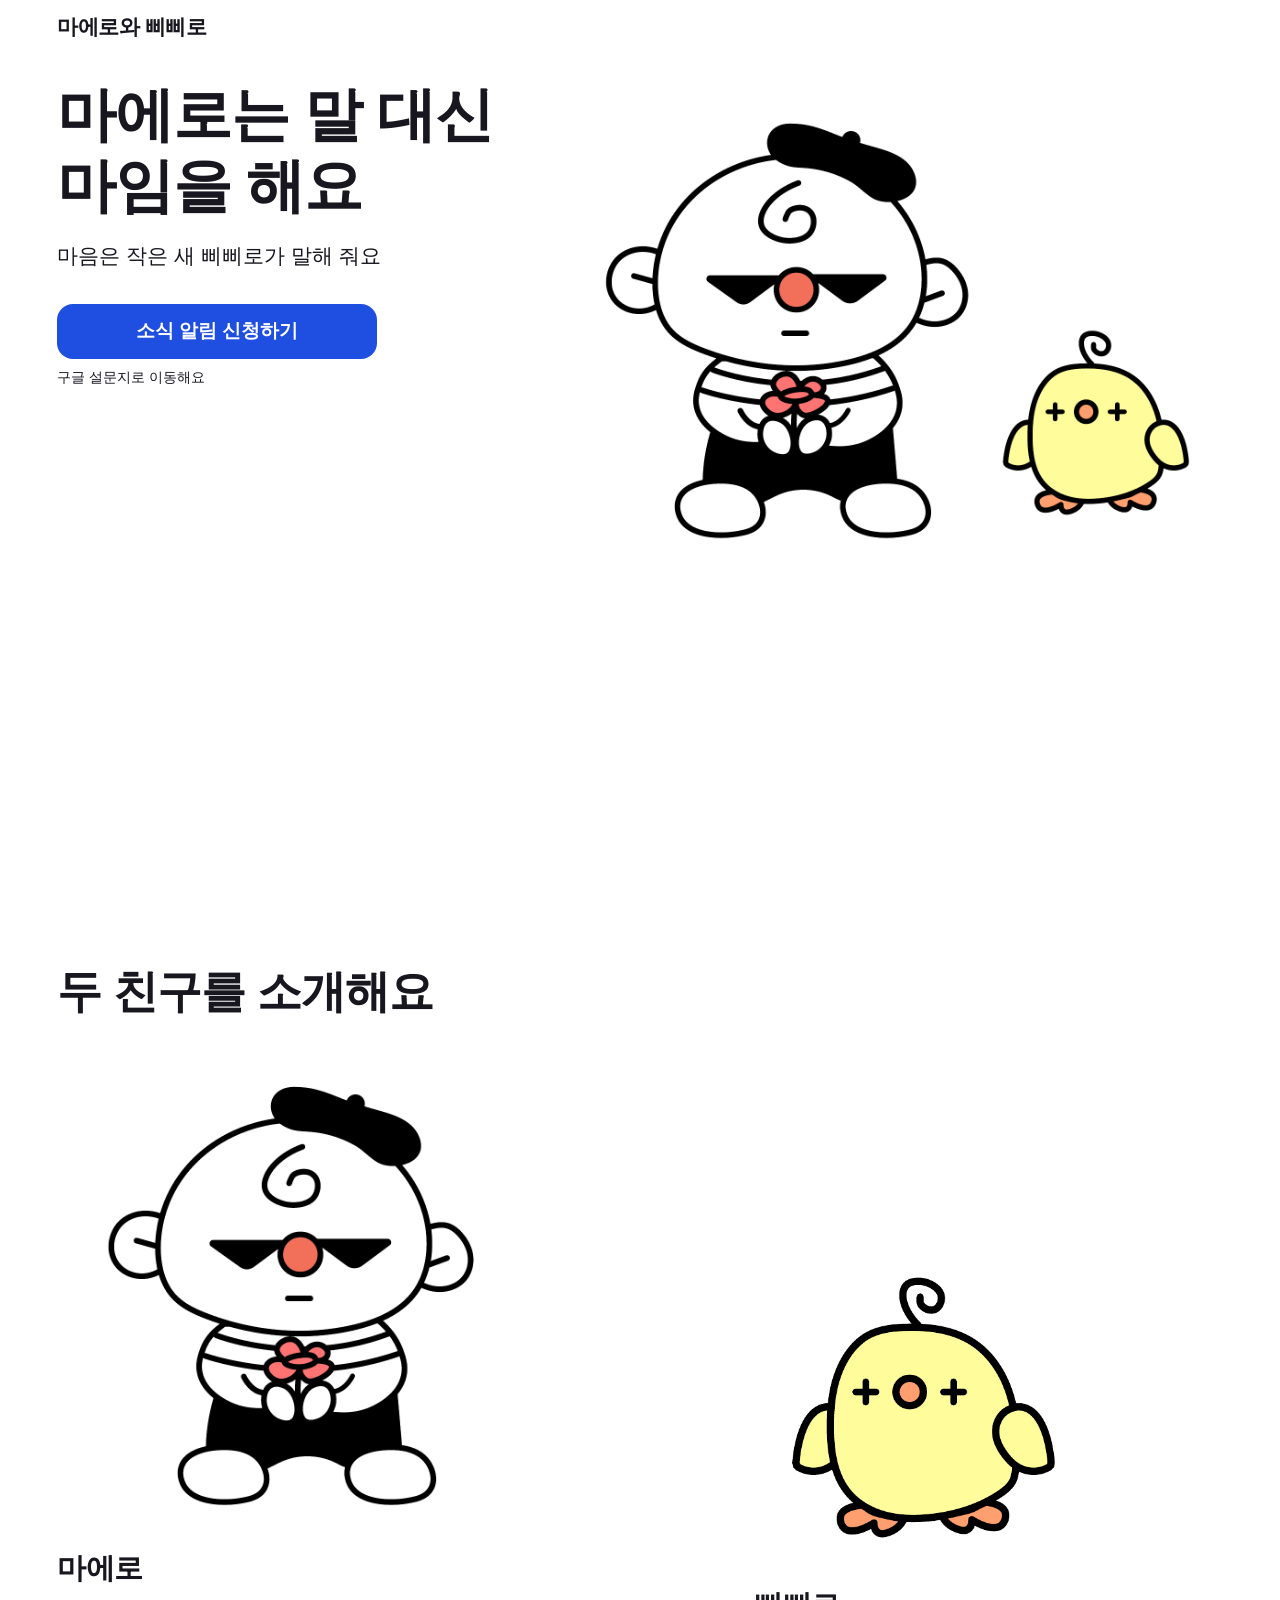
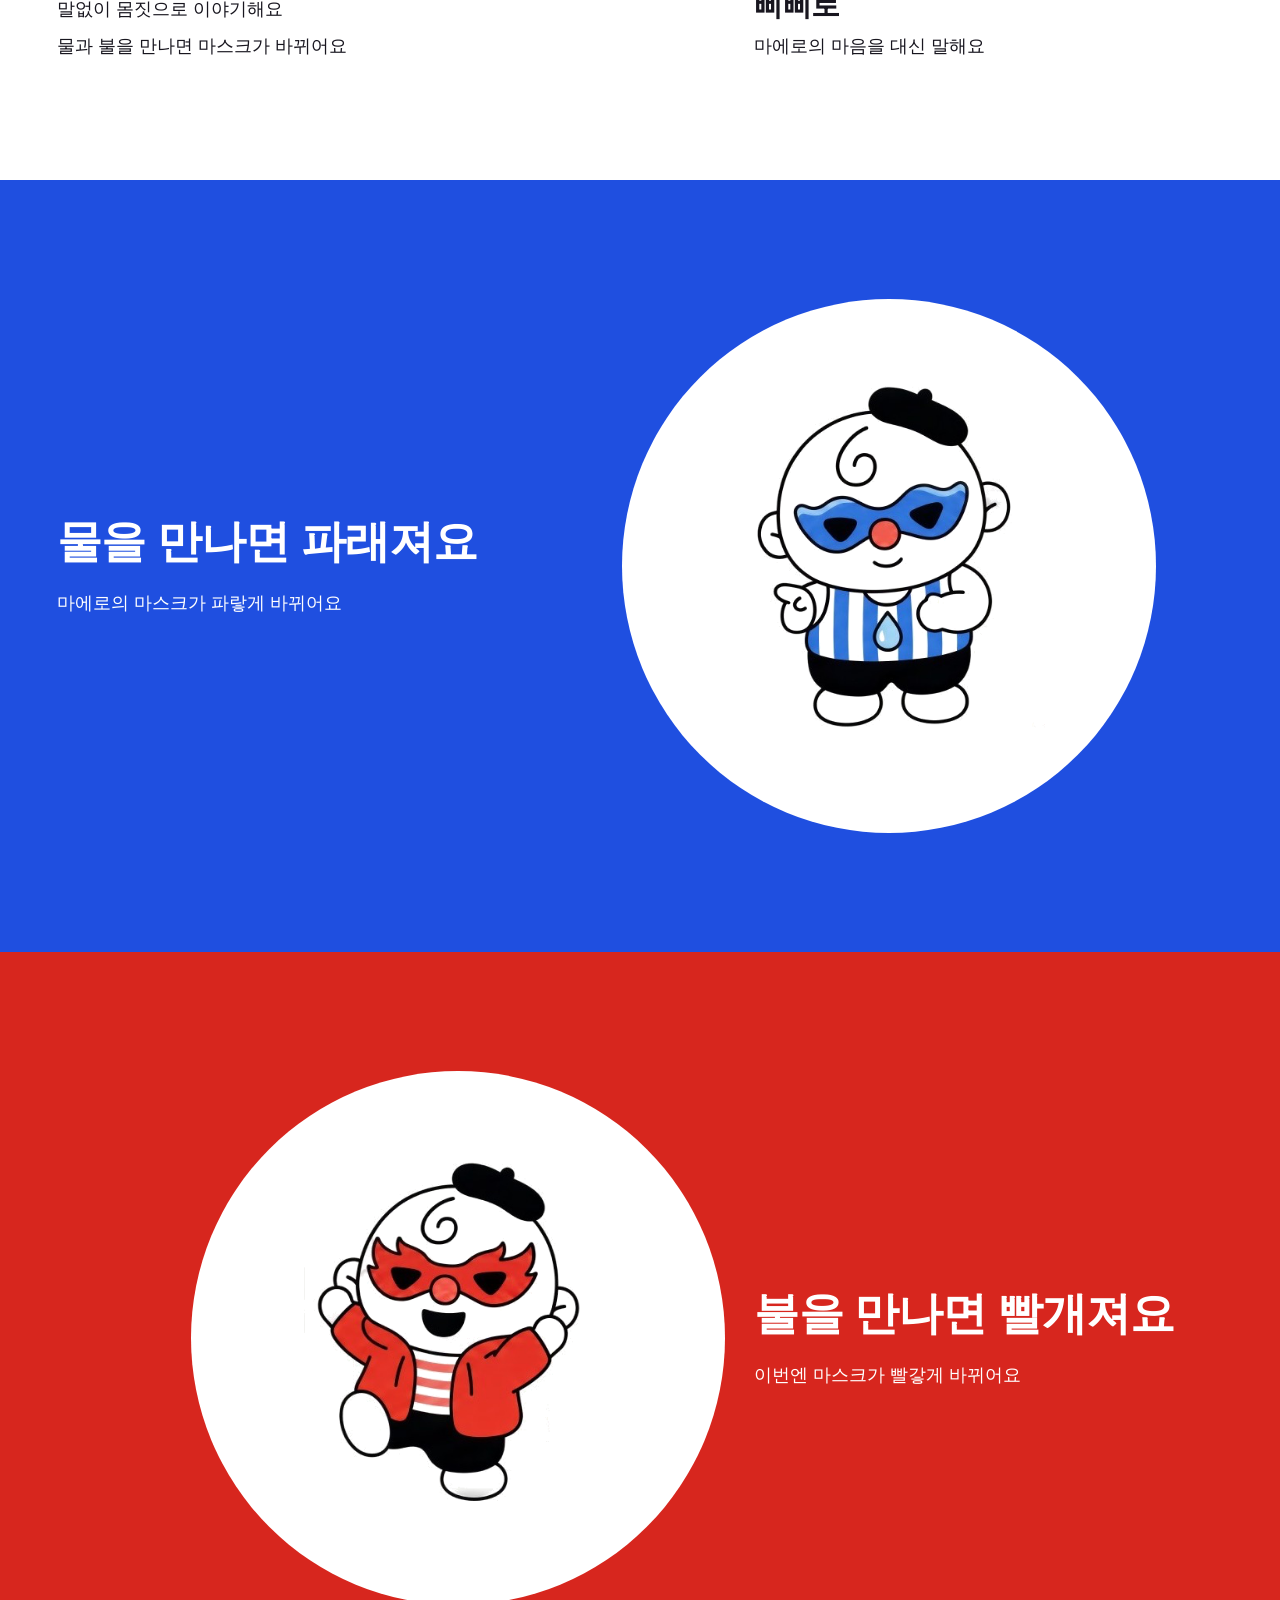
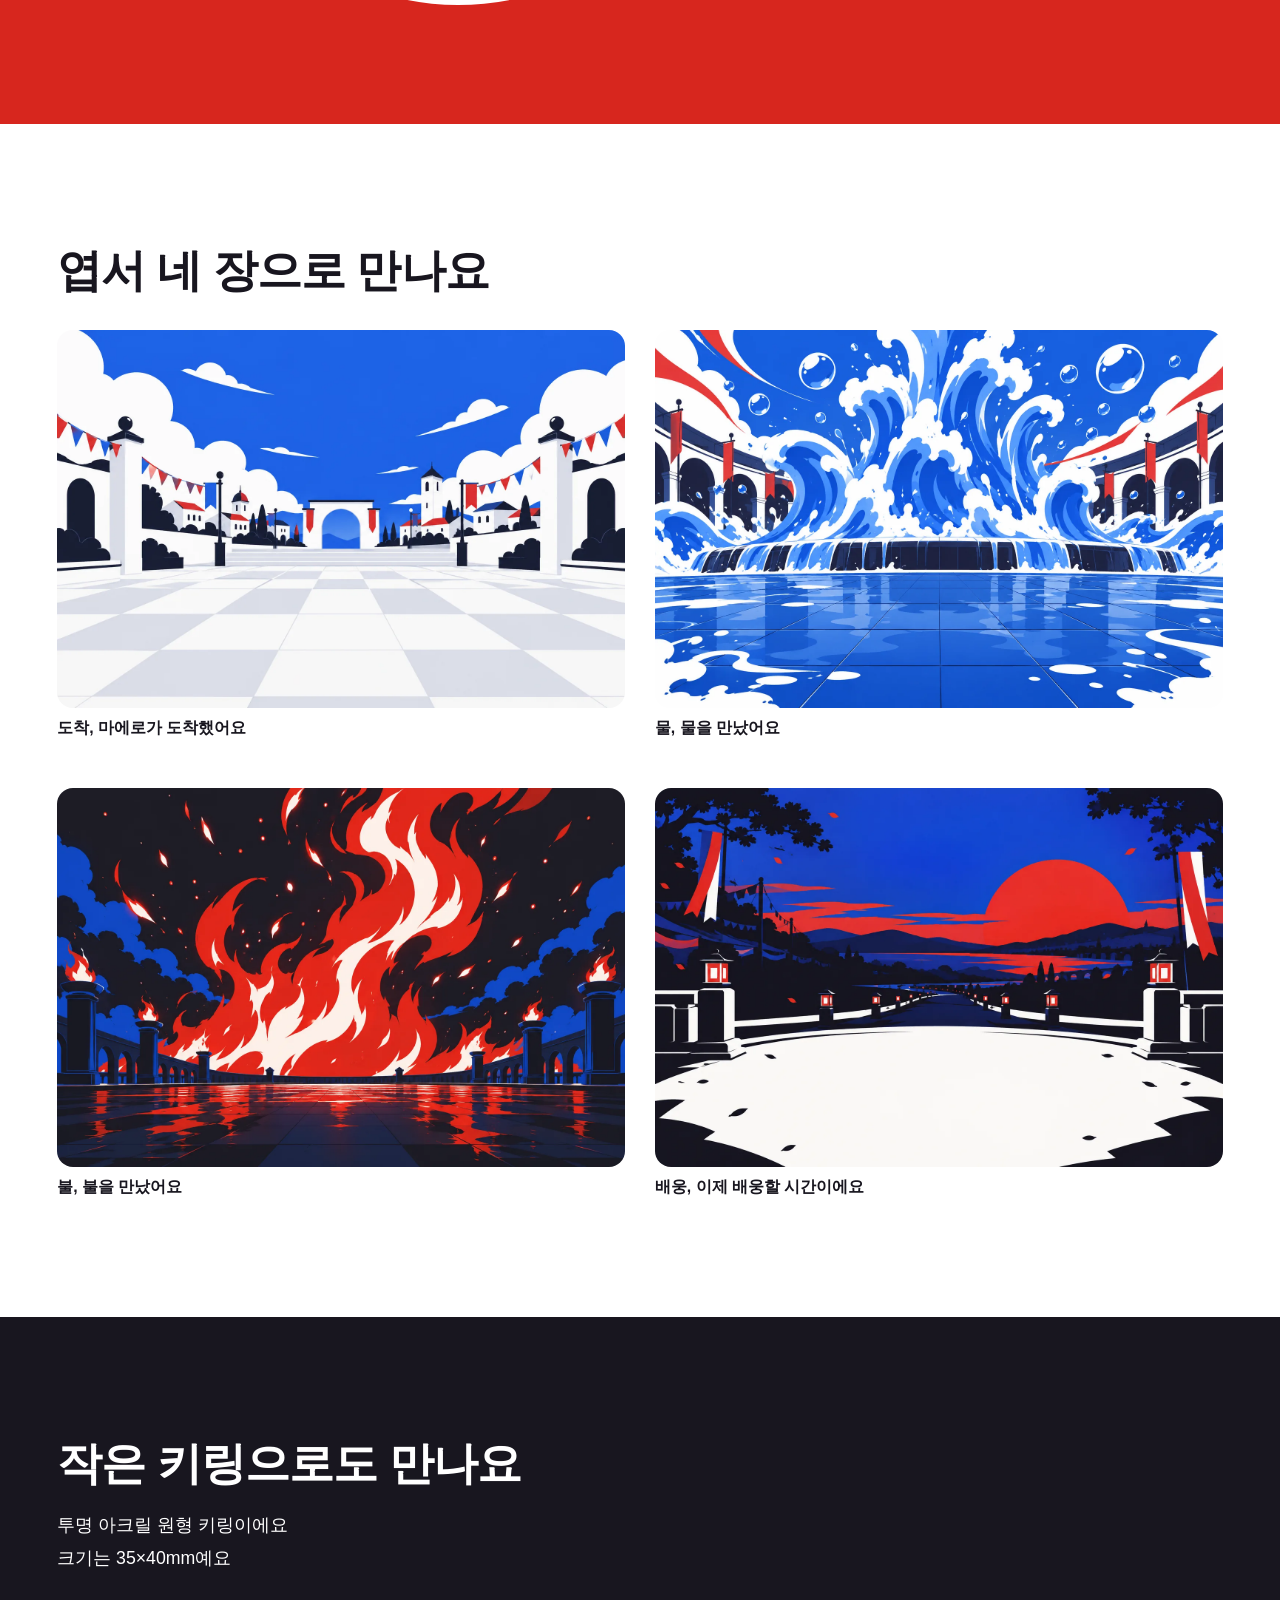
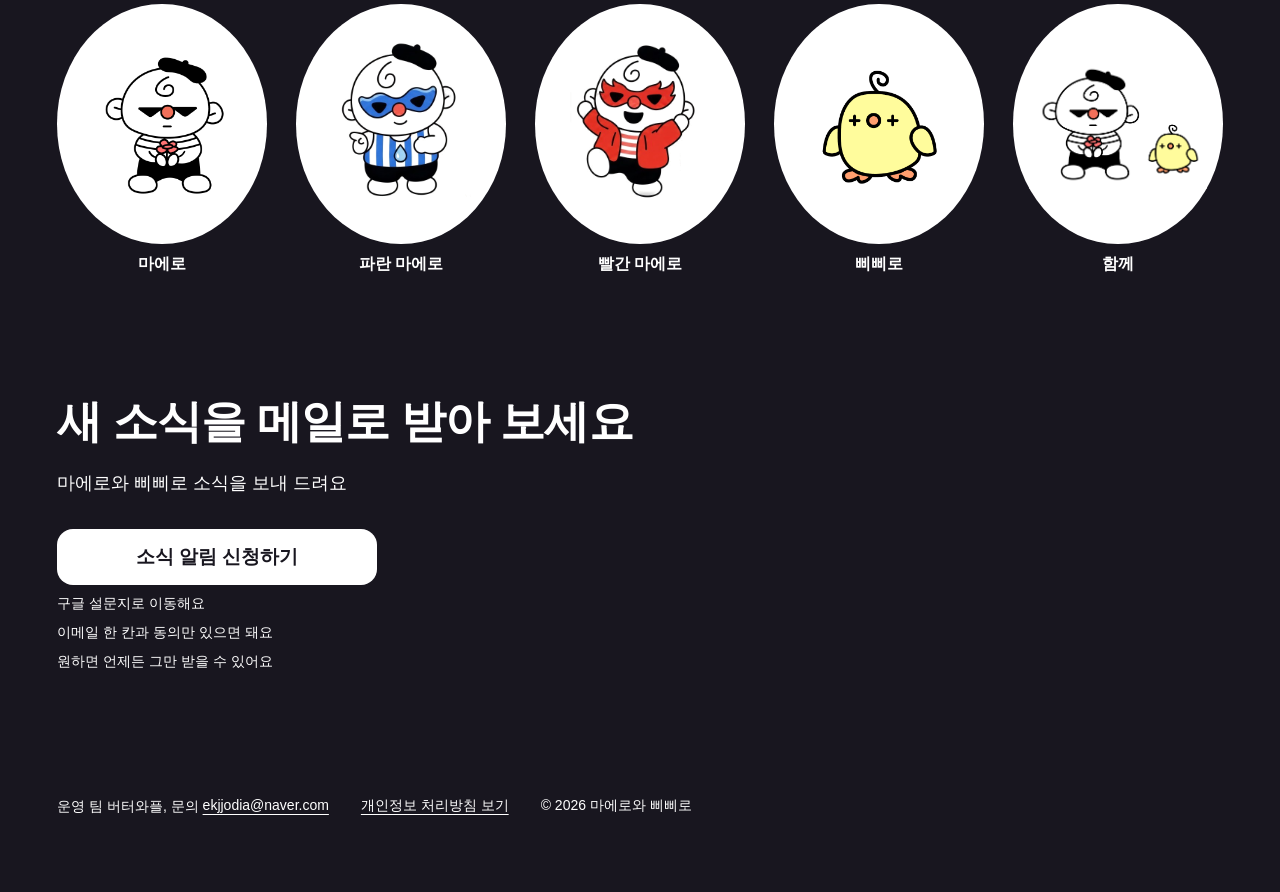
<file: index.html>
<!-- index.html -->
<!doctype html>
<html lang="ko">
<head>
<meta charset="utf-8">
<meta name="viewport" content="width=device-width, initial-scale=1">
<title>마에로와 삐삐로</title>
<meta name="description" content="말 없는 마에로, 마음을 전하는 삐삐로">
<meta name="theme-color" content="#FFFFFF">
<meta property="og:type" content="website">
<meta property="og:locale" content="ko_KR">
<meta property="og:title" content="마에로와 삐삐로">
<meta property="og:description" content="말 없는 마에로, 마음을 전하는 삐삐로">
<link rel="stylesheet" href="assets/styles.css">
<script src="assets/measure.js" defer></script>
</head>
<body>
<a class="skip" href="#signup">신청으로 바로 가기</a>

<header class="site-head band-white">
  <div class="wrap">
    <p class="wordmark">마에로와 삐삐로</p>
  </div>
</header>

<main id="main">

  <!-- 1 첫 화면 -->
  <section class="hero band-white" aria-labelledby="hero-title" data-section="intro">
    <div class="wrap hero__grid">
      <div class="hero__text">
        <h1 id="hero-title">마에로는 말 대신 마임을 해요</h1>
        <p class="sub">마음은 작은 새 삐삐로가 말해 줘요</p>
        <a class="btn btn--blue" href="https://docs.google.com/forms/d/e/1FAIpQLSfvb1muERv7p1rQYxbgKd_Ix_nNKpZypfpezjFCmJYlV3FFFA/viewform" data-cta="hero" aria-describedby="hero-note">소식 알림 신청하기</a>
        <p class="note" id="hero-note">구글 설문지로 이동해요</p>
      </div>
      <div class="hero__art">
        <img src="assets/img/characters/maero-pipiro.png" width="1460" height="1060" fetchpriority="high" alt="마임맨 마에로와 작은 새 삐삐로가 함께 있는 그림">
      </div>
    </div>
  </section>

  <!-- 2 두 친구 -->
  <section class="band band-white friends" aria-labelledby="friends-title">
    <div class="wrap">
      <h2 id="friends-title">두 친구를 소개해요</h2>
      <div class="friends__grid">
        <article class="friend friend--maero">
          <img class="friend__art" src="assets/img/characters/maero-basic.png" width="980" height="1040" loading="lazy" decoding="async" alt="말 없는 마임맨 마에로">
          <div class="friend__text">
            <h3>마에로</h3>
            <p>말없이 몸짓으로 이야기해요</p>
            <p>물과 불을 만나면 마스크가 바뀌어요</p>
          </div>
        </article>
        <article class="friend friend--pipiro">
          <img class="friend__art" src="assets/img/characters/pipiro.png" width="520" height="520" loading="lazy" decoding="async" alt="작은 새 삐삐로">
          <div class="friend__text">
            <h3>삐삐로</h3>
            <p>마에로의 마음을 대신 말해요</p>
          </div>
        </article>
      </div>
    </div>
  </section>

  <!-- 3 물 -->
  <section class="band band-blue split split--water" aria-labelledby="water-title" data-section="water">
    <div class="wrap split__grid">
      <div class="split__text">
        <h2 id="water-title">물을 만나면 파래져요</h2>
        <p class="lead">마에로의 마스크가 파랗게 바뀌어요</p>
      </div>
      <div class="split__art">
        <div class="disc">
          <img src="assets/img/characters/maero-blue.png" width="400" height="480" loading="lazy" decoding="async" alt="물을 만나 파란 마스크가 된 마에로">
        </div>
      </div>
    </div>
  </section>

  <!-- 4 불 -->
  <section class="band band-red split split--fire" aria-labelledby="fire-title" data-section="fire">
    <div class="wrap split__grid">
      <div class="split__text">
        <h2 id="fire-title">불을 만나면 빨개져요</h2>
        <p class="lead">이번엔 마스크가 빨갛게 바뀌어요</p>
      </div>
      <div class="split__art">
        <div class="disc">
          <img src="assets/img/characters/maero-red.png" width="380" height="450" loading="lazy" decoding="async" alt="불을 만나 빨간 마스크가 된 마에로">
        </div>
      </div>
    </div>
  </section>

  <!-- 5 엽서 -->
  <section class="band band-white postcards" aria-labelledby="postcard-title" data-section="postcard">
    <div class="wrap">
      <h2 id="postcard-title">엽서 네 장으로 만나요</h2>
      <div class="pc-list">
        <figure class="pc pc--1">
          <img src="assets/img/postcards/arrival.webp" width="1536" height="1024" loading="lazy" decoding="async" alt="엽서, 도착 장면">
          <figcaption>도착, 마에로가 도착했어요</figcaption>
        </figure>
        <figure class="pc pc--2">
          <img src="assets/img/postcards/water.webp" width="1536" height="1024" loading="lazy" decoding="async" alt="엽서, 물 장면">
          <figcaption>물, 물을 만났어요</figcaption>
        </figure>
        <figure class="pc pc--3">
          <img src="assets/img/postcards/fire.webp" width="1536" height="1024" loading="lazy" decoding="async" alt="엽서, 불 장면">
          <figcaption>불, 불을 만났어요</figcaption>
        </figure>
        <figure class="pc pc--4">
          <img src="assets/img/postcards/farewell.webp" width="1536" height="1024" loading="lazy" decoding="async" alt="엽서, 배웅 장면">
          <figcaption>배웅, 이제 배웅할 시간이에요</figcaption>
        </figure>
      </div>
    </div>
  </section>

  <!-- 6 키링 -->
  <section class="band band-ink keyring" aria-labelledby="key-title" data-section="keyring">
    <div class="wrap">
      <h2 id="key-title">작은 키링으로도 만나요</h2>
      <p class="lead">투명 아크릴 원형 키링이에요</p>
      <p class="lead lead--tight">크기는 35×40mm예요</p>
      <div class="key-grid">
        <figure class="key key--1">
          <div class="disc disc--key"><img src="assets/img/characters/maero-basic.png" width="980" height="1040" loading="lazy" decoding="async" alt="투명 아크릴 원형 키링, 마에로"></div>
          <figcaption>마에로</figcaption>
        </figure>
        <div class="key-rest">
          <figure class="key key--2">
            <div class="disc disc--key"><img src="assets/img/characters/maero-blue.png" width="400" height="480" loading="lazy" decoding="async" alt="투명 아크릴 원형 키링, 파란 마에로"></div>
            <figcaption>파란 마에로</figcaption>
          </figure>
          <figure class="key key--3">
            <div class="disc disc--key"><img src="assets/img/characters/maero-red.png" width="380" height="450" loading="lazy" decoding="async" alt="투명 아크릴 원형 키링, 빨간 마에로"></div>
            <figcaption>빨간 마에로</figcaption>
          </figure>
          <figure class="key key--4">
            <div class="disc disc--key"><img src="assets/img/characters/pipiro.png" width="520" height="520" loading="lazy" decoding="async" alt="투명 아크릴 원형 키링, 삐삐로"></div>
            <figcaption>삐삐로</figcaption>
          </figure>
          <figure class="key key--5">
            <div class="disc disc--key"><img src="assets/img/characters/maero-pipiro.png" width="1460" height="1060" loading="lazy" decoding="async" alt="투명 아크릴 원형 키링, 함께"></div>
            <figcaption>함께</figcaption>
          </figure>
        </div>
      </div>
    </div>
  </section>

  <!-- 7 신청 -->
  <section class="band band-ink signup" id="signup" aria-labelledby="signup-title" data-section="signup">
    <div class="wrap">
      <div class="signup__box">
        <h2 id="signup-title">새 소식을 메일로 받아 보세요</h2>
        <p class="lead">마에로와 삐삐로 소식을 보내 드려요</p>
        <a class="btn btn--white" href="https://docs.google.com/forms/d/e/1FAIpQLSfvb1muERv7p1rQYxbgKd_Ix_nNKpZypfpezjFCmJYlV3FFFA/viewform" data-cta="bottom" aria-describedby="signup-note">소식 알림 신청하기</a>
        <p class="note" id="signup-note">구글 설문지로 이동해요</p>
        <p class="note">이메일 한 칸과 동의만 있으면 돼요</p>
        <p class="note">원하면 언제든 그만 받을 수 있어요</p>
      </div>
    </div>
  </section>

</main>

<footer class="foot band-ink">
  <div class="wrap foot__inner">
    <p>운영 팀 버터와플, 문의 <a href="mailto:ekjjodia@naver.com">ekjjodia@naver.com</a></p>
    <a href="privacy.html">개인정보 처리방침 보기</a>
    <p>© 2026 마에로와 삐삐로</p>
  </div>
</footer>
</body>
</html>
</file>
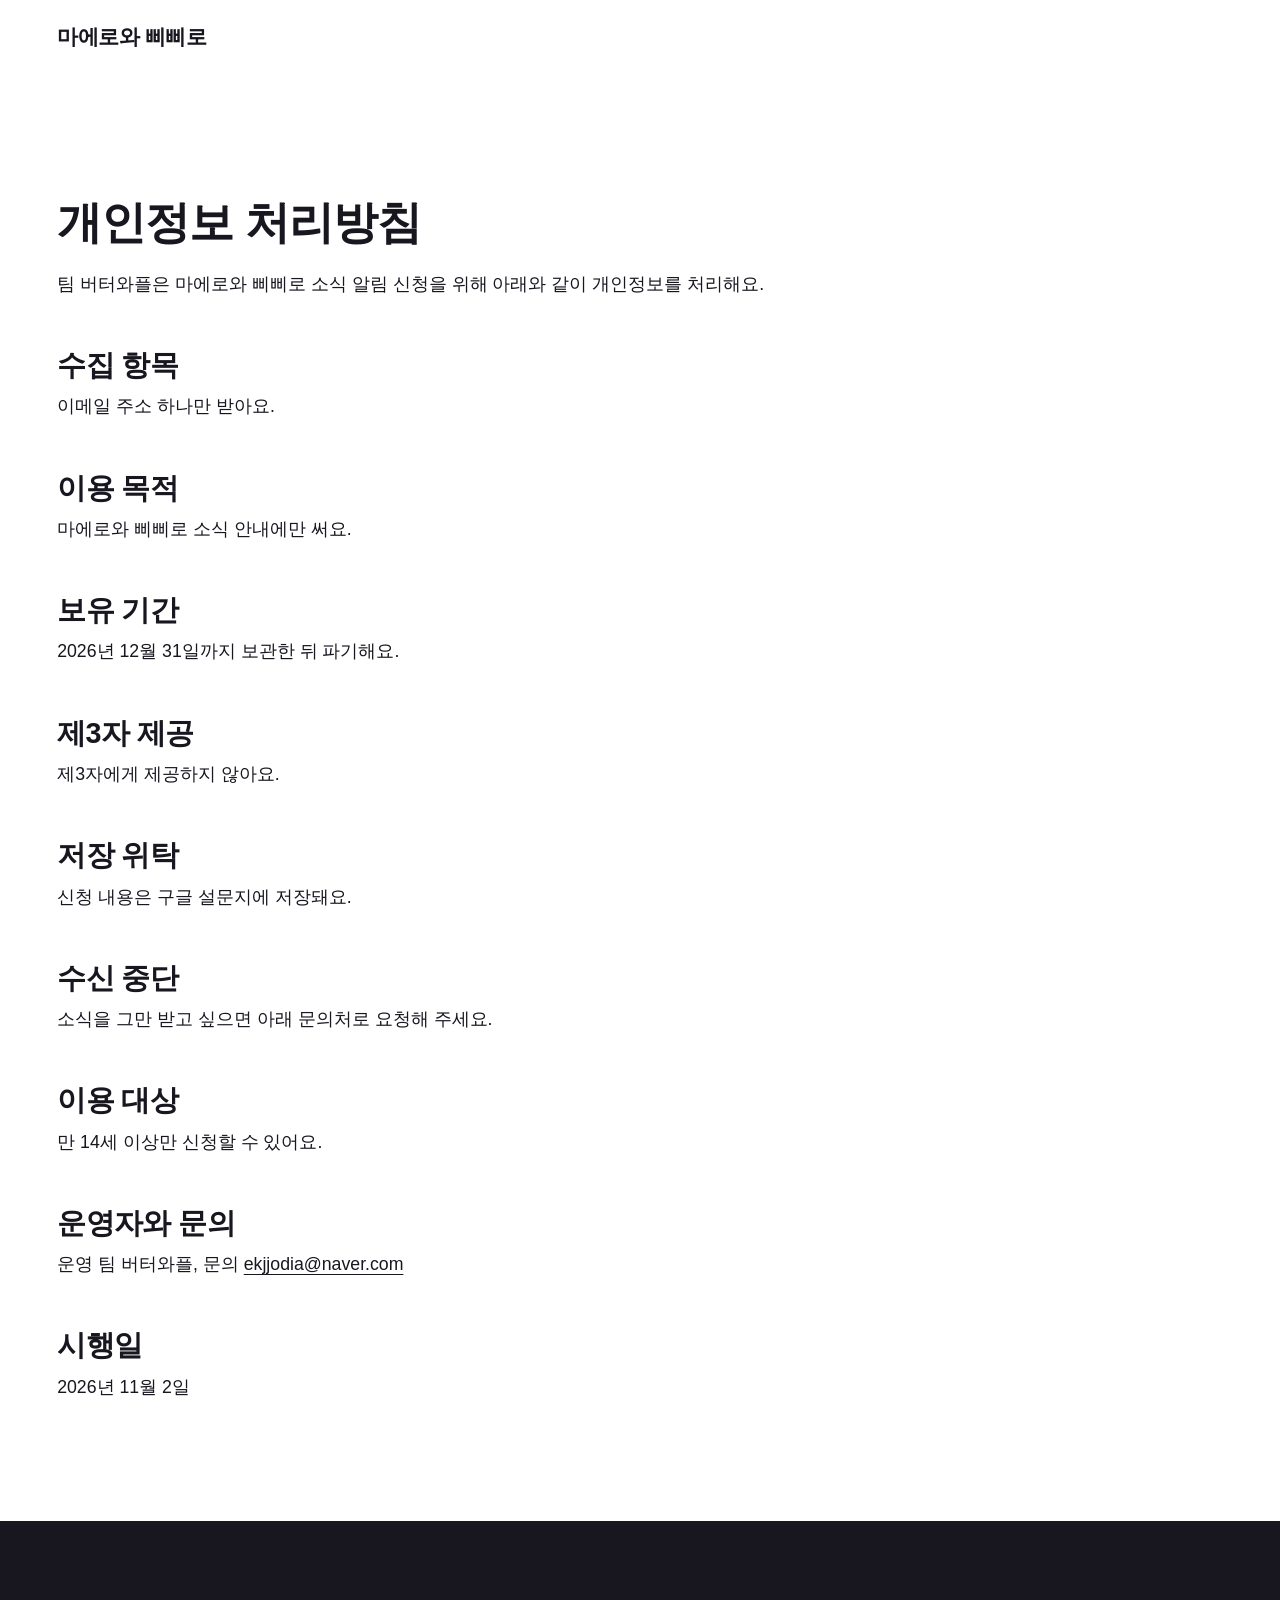
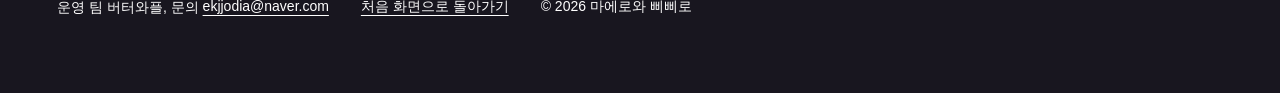
<file: privacy.html>
<!-- privacy.html -->
<!doctype html>
<html lang="ko">
<head>
<meta charset="utf-8">
<meta name="viewport" content="width=device-width, initial-scale=1">
<title>개인정보 처리방침, 마에로와 삐삐로</title>
<meta name="description" content="마에로와 삐삐로 소식 알림 신청의 개인정보 처리방침이에요">
<meta name="theme-color" content="#FFFFFF">
<link rel="stylesheet" href="assets/styles.css">
</head>
<body>

<header class="site-head band-white">
  <div class="wrap">
    <a class="wordmark" href="index.html">마에로와 삐삐로</a>
  </div>
</header>

<main id="main" class="band band-white doc">
  <div class="wrap">
    <h1>개인정보 처리방침</h1>
    <p>팀 버터와플은 마에로와 삐삐로 소식 알림 신청을 위해 아래와 같이 개인정보를 처리해요.</p>

    <h2>수집 항목</h2>
    <p>이메일 주소 하나만 받아요.</p>

    <h2>이용 목적</h2>
    <p>마에로와 삐삐로 소식 안내에만 써요.</p>

    <h2>보유 기간</h2>
    <p>2026년 12월 31일까지 보관한 뒤 파기해요.</p>

    <h2>제3자 제공</h2>
    <p>제3자에게 제공하지 않아요.</p>

    <h2>저장 위탁</h2>
    <p>신청 내용은 구글 설문지에 저장돼요.</p>

    <h2>수신 중단</h2>
    <p>소식을 그만 받고 싶으면 아래 문의처로 요청해 주세요.</p>

    <h2>이용 대상</h2>
    <p>만 14세 이상만 신청할 수 있어요.</p>

    <h2>운영자와 문의</h2>
    <p>운영 팀 버터와플, 문의 <a href="mailto:ekjjodia@naver.com">ekjjodia@naver.com</a></p>

    <h2>시행일</h2>
    <p>2026년 11월 2일</p>
  </div>
</main>

<footer class="foot band-ink">
  <div class="wrap foot__inner">
    <p>운영 팀 버터와플, 문의 <a href="mailto:ekjjodia@naver.com">ekjjodia@naver.com</a></p>
    <a href="index.html">처음 화면으로 돌아가기</a>
    <p>© 2026 마에로와 삐삐로</p>
  </div>
</footer>
</body>
</html>
</file>
<file: assets/styles.css>
/* assets/styles.css */
:root {
  --white: #FFFFFF;
  --ink: #18161F;
  --blue: #1F4FE0;
  --red: #D7261E;

  --radius: 16px;

  --px: 1px;
  --sp-4: 4px;
  --sp-8: 8px;
  --sp-12: 12px;
  --sp-16: 16px;
  --sp-20: 20px;
  --sp-24: 24px;
  --sp-32: 32px;
  --sp-48: 48px;
  --sp-64: 64px;
  --touch: 44px;
  --focus-w: 3px;
  --focus-gap: 3px;
  --wordmark-h: 24px;
  --btn-min-w: 320px;
  --stack-max: 640px;
  --hero-art-tablet: 480px;
  --hero-art-min: 160px;
  --hero-art-max: 320px;
  --hero-h-min: 640px;
  --hero-h-max: 1000px;
  --head-h: calc(var(--sp-16) * 2 + var(--wordmark-h));
  --hero-art-h: clamp(var(--hero-art-min), 34svh, var(--hero-art-max));
  --hero-art-h-vh: clamp(var(--hero-art-min), 34vh, var(--hero-art-max));
  --hero-h: calc(clamp(var(--hero-h-min), 100svh, var(--hero-h-max)) - var(--head-h));
  --hero-h-vh: calc(clamp(var(--hero-h-min), 100vh, var(--hero-h-max)) - var(--head-h));
  --friend-art-h: min(55svh, 480px);
  --friend-art-h-vh: min(55vh, 480px);
  --friend-pipiro-h: calc(var(--friend-art-h) * 0.7);
  --friend-pipiro-h-vh: calc(var(--friend-art-h-vh) * 0.7);

  --w-70: 70%;
  --w-80: 80%;
  --w-88: 88%;
  --inset: 15%;
  --inset-wide: 7.5%;
  --ratio-hero: 4 / 3;
  --ratio-key: 35 / 40;
  --ratio-card: 3 / 2;
  --ratio-sq: 1 / 1;

  --gutter: clamp(16px, calc(2.2857px + 4.2857vw), 64px);
  --maxw: clamp(1440px, calc(1028.57px + 28.571vw), 1760px);
  --sec: clamp(64px, min(calc(45.714px + 5.714vw), calc(86.857px + 2.857vw)), 160px);
  --join: calc(var(--sec) * 1.5);
  --gap-col: clamp(16px, min(calc(11.4286px + 1.4286vw), calc(21.7143px + 0.7143vw)), 40px);
  --gap-head: clamp(12px, min(calc(9.7143px + 0.7143vw), calc(14.8571px + 0.3571vw)), 24px);
  --gap-btn: clamp(24px, calc(21.7143px + 0.7143vw), 40px);
  --btn-h: clamp(52px, calc(50.8571px + 0.3571vw), 60px);

  --fs-h1: clamp(1.875rem, min(calc(1.2679rem + 3.0357vw), calc(3.0357rem + 1.0714vw)), 4.75rem);
  --fs-h2: clamp(1.625rem, min(calc(1.2321rem + 1.9643vw), calc(2.3571rem + 0.7143vw)), 3.5rem);
  --fs-h3: clamp(1.3125rem, min(calc(1.1518rem + 0.8036vw), calc(1.5536rem + 0.3571vw)), 2.125rem);
  --fs-sub: clamp(1.0625rem, min(calc(0.9732rem + 0.4464vw), calc(1.2143rem + 0.1786vw)), 1.5rem);
  --fs-body: clamp(1rem, calc(0.9643rem + 0.1786vw), 1.25rem);
  --fs-name: clamp(0.9375rem, max(calc(0.9196rem + 0.0893vw), calc(0.8393rem + 0.1786vw)), 1.125rem);
  --fs-btn: clamp(1.0625rem, min(calc(1.0268rem + 0.1786vw), calc(1.1071rem + 0.0893vw)), 1.25rem);
  --fs-note: clamp(0.875rem, calc(0.7946rem + 0.0893vw), 0.9375rem);

  --fw-h1: 800;
  --fw-h2: 800;
  --fw-h3: 700;
  --fw-sub: 500;
  --fw-body: 400;
  --fw-name: 600;
  --fw-btn: 700;
  --fw-note: 400;
  --lh-h1: 1.2;
  --lh-h2: 1.25;
  --lh-h3: 1.3;
  --lh-sub: 1.5;
  --lh-body: 1.65;
  --lh-name: 1.5;
  --lh-btn: 1;
  --lh-note: 1.5;
  --track: -0.02em;
}

*,
*::before,
*::after { box-sizing: border-box; }

html { -webkit-text-size-adjust: 100%; text-size-adjust: 100%; }

body {
  margin: 0;
  background: var(--white);
  color: var(--ink);
  font-family: "Pretendard", "Apple SD Gothic Neo", "Noto Sans KR", sans-serif;
  font-size: var(--fs-body);
  font-weight: var(--fw-body);
  line-height: var(--lh-body);
  word-break: keep-all;
  overflow-wrap: break-word;
}

img { display: block; max-width: 100%; height: auto; }
h1, h2, h3, p, figure { margin: 0; }
a { color: inherit; }

h1, h2, h3 { letter-spacing: var(--track); text-wrap: balance; }
h1 { font-size: var(--fs-h1); font-weight: var(--fw-h1); line-height: var(--lh-h1); }
h2 { font-size: var(--fs-h2); font-weight: var(--fw-h2); line-height: var(--lh-h2); }
h3 { font-size: var(--fs-h3); font-weight: var(--fw-h3); line-height: var(--lh-h3); }

.sub { font-size: var(--fs-sub); font-weight: var(--fw-sub); line-height: var(--lh-sub); }
.note { font-size: var(--fs-note); font-weight: var(--fw-note); line-height: var(--lh-note); }
.lead { margin-top: var(--gap-head); }
.lead--tight { margin-top: var(--sp-4); }

/* 배경 막 */
.band { padding-block: var(--sec); }
.band-white { background: var(--white); color: var(--ink); }
.band-blue { background: var(--blue); color: var(--white); }
.band-red { background: var(--red); color: var(--white); }
.band-ink { background: var(--ink); color: var(--white); }

.wrap {
  width: min(calc(100% - 2 * var(--gutter)), var(--stack-max));
  margin-inline: auto;
}

/* 건너뛰기 링크 */
.skip {
  position: absolute;
  left: var(--sp-16);
  top: var(--sp-16);
  padding: var(--sp-12) var(--sp-16);
  background: var(--ink);
  color: var(--white);
  font-size: var(--fs-note);
  font-weight: var(--fw-btn);
  text-decoration: none;
}
.skip:not(:focus) {
  width: var(--px);
  height: var(--px);
  padding: 0;
  overflow: hidden;
  white-space: nowrap;
  clip-path: inset(50%);
}

/* 머리글 */
.site-head { padding-block: var(--sp-16); }
.wordmark {
  display: flex;
  align-items: center;
  height: var(--wordmark-h);
  font-size: var(--fs-sub);
  font-weight: var(--fw-h2);
  line-height: var(--lh-btn);
  letter-spacing: var(--track);
  color: var(--ink);
  text-decoration: none;
}
a.wordmark { height: auto; min-height: var(--touch); }

/* 버튼 */
.btn {
  display: flex;
  align-items: center;
  justify-content: center;
  width: 100%;
  min-height: var(--btn-h);
  padding: 0 var(--sp-24);
  border-radius: var(--radius);
  font-size: var(--fs-btn);
  font-weight: var(--fw-btn);
  line-height: var(--lh-btn);
  text-align: center;
  text-decoration: none;
  outline: var(--focus-w) solid transparent;
}
.btn--blue { background: var(--blue); color: var(--white); }
.btn--blue:hover,
.btn--blue:active { background: var(--ink); color: var(--white); }
.btn--white { background: var(--white); color: var(--ink); }
.btn--white:hover,
.btn--white:active { background: var(--red); color: var(--white); }

/* 포커스 표시 */
:focus-visible { outline: var(--focus-w) solid var(--ink); outline-offset: var(--focus-gap); }
.band-blue :focus-visible,
.band-red :focus-visible,
.band-ink :focus-visible { outline-color: var(--white); }
.skip:focus-visible { outline-color: var(--white); outline-offset: calc(var(--focus-gap) * -1); }

/* 1 첫 화면 */
.hero { padding-block: 0; }
.hero__grid { display: grid; grid-template-columns: minmax(0, 1fr); row-gap: var(--sp-20); }
.hero__art { order: -1; height: var(--hero-art-h); }
.hero__art img { width: 100%; height: 100%; object-fit: contain; }
.hero .sub { margin-top: var(--gap-head); }
.hero .btn { margin-top: var(--gap-btn); }
.hero .note { margin-top: var(--sp-8); }

/* 2 두 친구 */
.friends { padding-top: var(--sp-64); }
.friends__grid { margin-top: var(--gap-btn); }
.friend { display: flex; flex-direction: column; gap: var(--gap-head); }
.friend + .friend { margin-top: var(--sp-48); }
.friend__art { height: auto; object-fit: contain; }
.friend--maero .friend__art { width: 100%; max-height: var(--friend-art-h); object-position: left bottom; }
.friend--pipiro .friend__art { width: var(--w-70); max-height: var(--friend-pipiro-h); margin-left: auto; object-position: right bottom; }
.friend__text { display: flex; flex-direction: column; gap: var(--sp-8); }

/* 3, 4 물과 불 */
.split__grid { display: flex; flex-direction: column; gap: var(--gap-btn); }
.split__art { order: -1; width: var(--w-88); }
.split--fire .split__art { margin-left: auto; }

.disc {
  position: relative;
  width: 100%;
  aspect-ratio: var(--ratio-sq);
  border-radius: 50%;
  background: var(--white);
  overflow: hidden;
}
.disc img {
  position: absolute;
  inset: var(--inset);
  width: calc(100% - 2 * var(--inset));
  height: calc(100% - 2 * var(--inset));
  object-fit: contain;
}
.disc--key { aspect-ratio: var(--ratio-key); }

/* 5 엽서: 같은 3:2, 같은 폭, 2열 격자 (768 미만은 1열) */
.pc-list { display: grid; grid-template-columns: minmax(0, 1fr); row-gap: var(--sp-48); margin-top: var(--gap-btn); }
.pc img { width: 100%; aspect-ratio: var(--ratio-card); object-fit: cover; border-radius: var(--radius); }
.pc figcaption,
.key figcaption {
  margin-top: var(--sp-8);
  font-size: var(--fs-name);
  font-weight: var(--fw-name);
  line-height: var(--lh-name);
}

/* 6 키링: 같은 35:40, 같은 크기 칸, 한 줄 격자 (360은 2열) */
.keyring { padding-bottom: 0; }
.key-grid {
  display: grid;
  grid-template-columns: repeat(2, minmax(0, 1fr));
  column-gap: var(--gap-col);
  row-gap: var(--sp-32);
  align-items: start;
  margin-top: var(--gap-btn);
}
.key-rest { display: contents; }
.key { margin: 0; }
.key figcaption { text-align: center; }
.key--5 .disc img {
  inset: 0 var(--inset-wide);
  width: calc(100% - 2 * var(--inset-wide));
  height: 100%;
}

/* 7 신청 */
.signup { padding-top: var(--sec); padding-bottom: var(--sp-48); }
.signup .lead { margin-top: var(--gap-head); }
.signup .btn { margin-top: var(--gap-btn); }
.signup .note { margin-top: var(--sp-8); }

/* 8 바닥글 */
.foot { padding-block: var(--sp-64); }
.foot__inner { display: flex; flex-direction: column; gap: var(--sp-8); }
.foot p,
.foot a { font-size: var(--fs-note); font-weight: var(--fw-note); line-height: var(--lh-note); }
.foot a {
  display: inline-flex;
  align-items: center;
  min-width: var(--touch);
  min-height: var(--touch);
  text-decoration: underline;
  text-underline-offset: var(--sp-4);
  overflow-wrap: anywhere;
}

/* 개인정보 처리방침 */
.doc h1 { font-size: var(--fs-h2); font-weight: var(--fw-h2); line-height: var(--lh-h2); }
.doc h1 + p { margin-top: var(--gap-head); }
.doc h2 { margin-top: var(--sp-48); font-size: var(--fs-h3); font-weight: var(--fw-h3); line-height: var(--lh-h3); }
.doc h2 + p { margin-top: var(--sp-8); }
.doc a { text-decoration: underline; text-underline-offset: var(--sp-4); overflow-wrap: anywhere; }

/* 태블릿 이상 (768~) */
@media (min-width: 768px) {
  .hero__art { height: auto; aspect-ratio: var(--ratio-hero); max-width: var(--hero-art-tablet); }

  .friends__grid {
    display: grid;
    grid-template-columns: repeat(12, minmax(0, 1fr));
    column-gap: var(--gap-col);
    align-items: end;
  }
  .friend + .friend { margin-top: 0; }
  .friend--maero { grid-column: 1 / 8; }
  .friend--pipiro { grid-column: 8 / 13; }
  .friend--pipiro .friend__art { width: 100%; margin-left: 0; object-position: left bottom; }

  .pc-list { grid-template-columns: repeat(2, minmax(0, 1fr)); column-gap: var(--gap-col); }

  .key-grid { grid-template-columns: repeat(3, minmax(0, 1fr)); }
}

/* 가로 모드 휴대폰 */
@media (max-height: 499px) and (min-width: 568px) and (max-width: 1199px) {
  .hero__grid { grid-template-columns: repeat(2, minmax(0, 1fr)); column-gap: var(--gap-col); align-items: center; }
  .hero__art { order: 0; grid-column: 1; grid-row: 1; height: auto; aspect-ratio: var(--ratio-hero); max-width: none; }
  .hero__text { grid-column: 2; grid-row: 1; }
}

/* 데스크톱 */
@media (min-width: 1200px) {
  .wrap { width: min(calc(100% - 2 * var(--gutter)), var(--maxw)); }

  .btn { width: fit-content; min-width: var(--btn-min-w); }

  .hero { min-height: var(--hero-h); }
  .hero__grid { grid-template-columns: repeat(12, minmax(0, 1fr)); column-gap: var(--gap-col); align-items: start; padding-top: var(--sp-24); }
  .hero__text { grid-column: 1 / 6; grid-row: 1; }
  .hero__art { order: 0; grid-column: 6 / 13; grid-row: 1; height: auto; max-width: none; aspect-ratio: var(--ratio-hero); }

  .split__grid { display: grid; grid-template-columns: repeat(12, minmax(0, 1fr)); column-gap: var(--gap-col); align-items: center; }
  .split__text { grid-column: 1 / 6; grid-row: 1; }
  .split__art { order: 0; grid-column: 6 / 13; grid-row: 1; width: var(--w-80); margin: 0; justify-self: center; }
  .split--fire .split__text { grid-column: 8 / 13; }
  .split--fire .split__art { grid-column: 1 / 8; }

  .key-grid { grid-template-columns: repeat(5, minmax(0, 1fr)); }

  .foot__inner { flex-direction: row; flex-wrap: wrap; align-items: center; column-gap: var(--sp-32); }
}

/* svh를 지원하지 않는 브라우저 */
@supports not (height: 1svh) {
  .hero__art { height: var(--hero-art-h-vh); }
  .hero { min-height: var(--hero-h-vh); }
  .friend--maero .friend__art { max-height: var(--friend-art-h-vh); }
  .friend--pipiro .friend__art { max-height: var(--friend-pipiro-h-vh); }
}

/* 움직임 줄이기 */
@media (prefers-reduced-motion: reduce) {
  html { scroll-behavior: auto; }
  *,
  *::before,
  *::after { transition: none !important; animation: none !important; }
}
</file>
